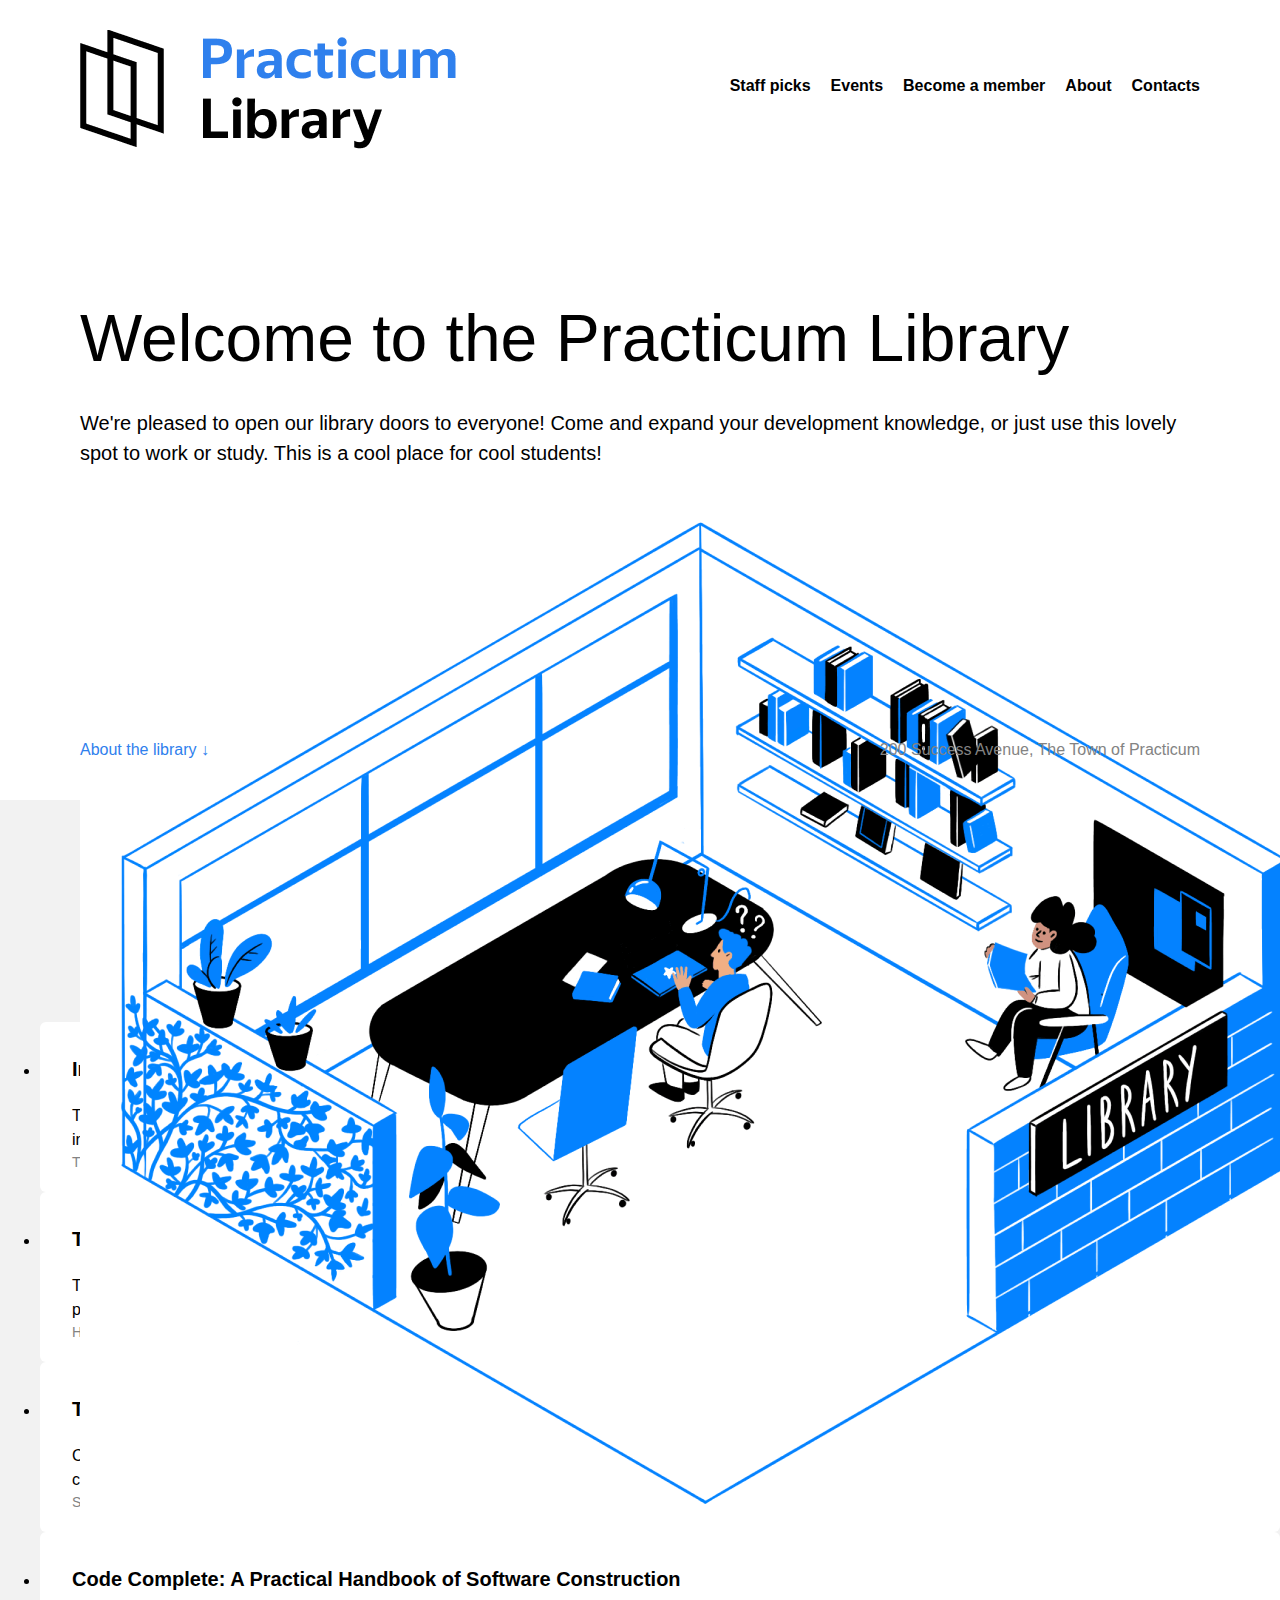
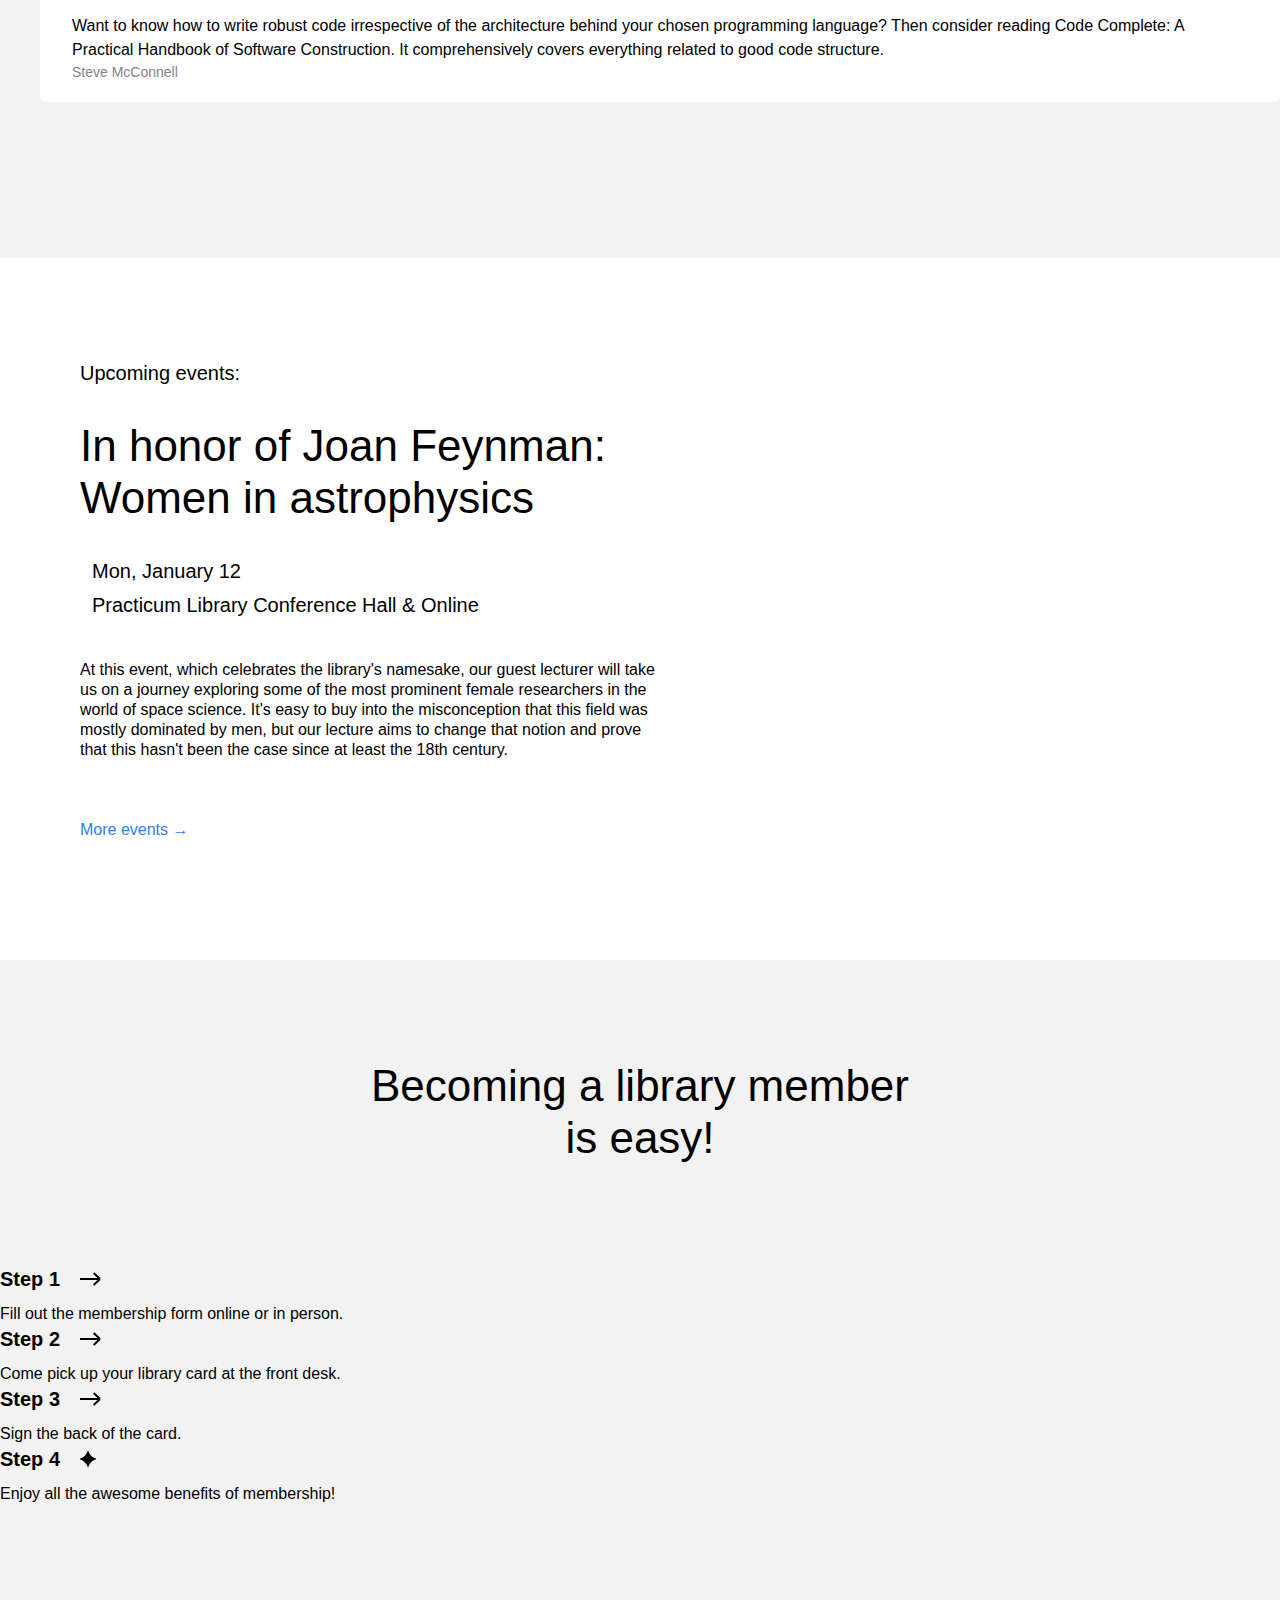
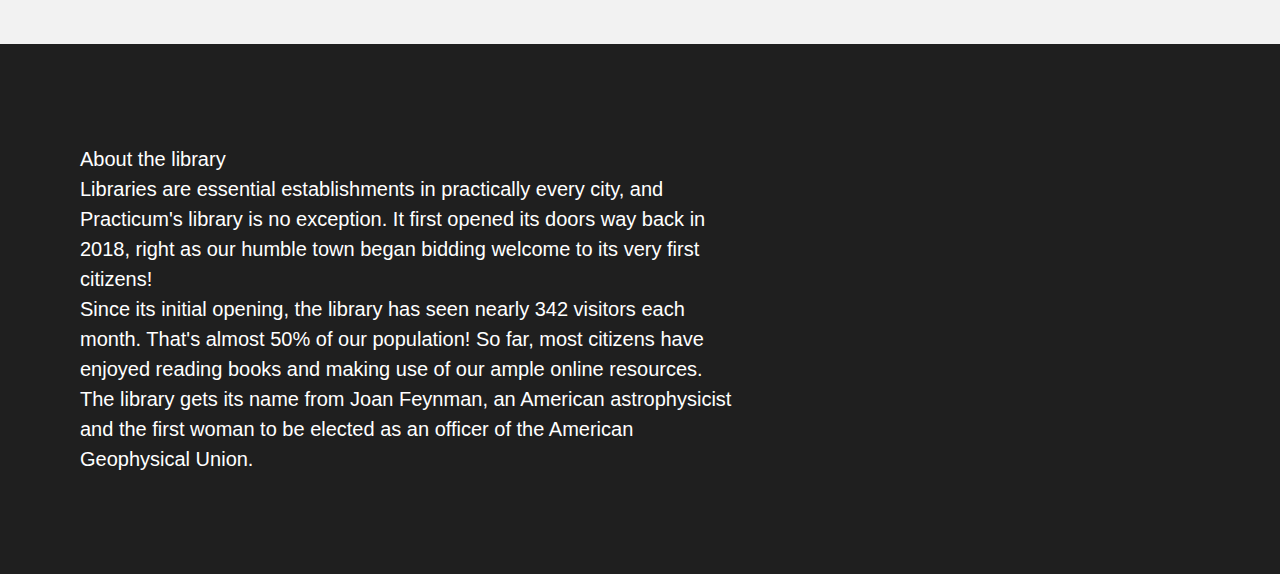
<file: Stage 1/se_project_library/index.html>
<!DOCTYPE html>
<html lang="en">
  <head>
    <meta charset="UTF-8" />
    <meta name="viewport" content="width=device-width, initial-scale=1.0" />
    <title>Practicum Library</title>
    <link rel="stylesheet" href="./styles/normalize.css" />
    <link rel="stylesheet" href="./styles/style.css" />
  </head>

  <body>
    <div class="page">
      <header class="header">
        <nav class="nav">
          <img
            src="./images/logo.png"
            alt="Practicum Library Logo"
            class="logo"
          />
          <!-- Putting navigation links in a list is supposed to be the best practice of writing the semantic code since it allows screen readers to pause between each link instead of reading all the links as a sentence. -->
          <ul class="nav__links">
            <li>
              <a href="#staff_picks" class="nav__link">Staff picks</a>
            </li>
            <li>
              <a href="#events" class="nav__link">Events</a>
            </li>
            <li>
              <a href="#membership" class="nav__link">Become a member</a>
            </li>
            <li>
              <a href="#about" class="nav__link">About</a>
            </li>
            <li>
              <a href="#contacts" class="nav__link">Contacts</a>
            </li>
          </ul>
        </nav>
        <h1 class="header__title">Welcome to the Practicum Library</h1>
        <p class="header__description">
          We're pleased to open our library doors to everyone! Come and expand
          your development knowledge, or just use this lovely spot to work or
          study. This is a cool place for cool students!
        </p>
        <img
          src="./images/inside_the_library.png"
          alt="Illustration 'Inside the library'"
          class="header__image"
        />
        <div class="header__footer">
          <a href="#about" class="header__link">About the library &darr;</a>
          <p class="header__address">
            200 Success Avenue, The Town of Practicum
          </p>
        </div>
      </header>

      <main class="content">
        <section class="staff" id="staff_picks">
          <h2 class="staff__title">Staff picks</h2>
          <p class="staff__subtitle">That our readers love</p>
          <!-- The ul tag (unordered list) is used here as it is a collection of cards for which the order doesn't really matter. -->
          <ul>
            <li class="card">
              <div class="card__content">
                <h3 class="card__title">Introduction to Algorithms</h3>
                <p class="card__text">
                  The name of this book is self-explanatory; it's a proper
                  introduction to algorithms! Introduction to Algorithms, or
                  CLRS, in reference to the authors' last names, goes in-depth
                  and covers a range of algorithms across several self-contained
                  chapters.
                </p>
                <p class="card__footer">
                  Thomas H. Cormen, Charles E. Leiserson, Ronald L. Rivest,
                  Clifford Stein
                </p>
              </div>
            </li>

            <li class="card">
              <div class="card__content">
                <h3 class="card__title">
                  The Structure and Interpretation of Computer Programs (SICP)
                </h3>
                <p class="card__text">
                  This is one of the best books for learning the fundamentals of
                  programming. Featured by MIT in one of their foundational
                  programming courses, SICP is a general-purpose programming
                  book that uses Scheme to illustrate various programming
                  concepts.
                </p>
                <p class="card__footer">
                  Harold Abelson, Gerald Jay Sussman, Julie Sussman
                </p>
              </div>
            </li>

            <li class="card">
              <div class="card__content">
                <h3 class="card__title">
                  The Clean Coder: A Code of Conduct for Professional
                  Programmers
                </h3>
                <p class="card__text">
                  Compiled by seasoned software engineer and author Robert C.
                  Martin (also known as Uncle Bob), this book covers the
                  techniques and tools of true software craftsmanship. It
                  explains how to write clean code and demonstrates how to
                  cultivate the attitude of a skilled, professional programmer.
                </p>
                <p class="card__footer">Steve McConnell</p>
              </div>
            </li>

            <li class="card">
              <div class="card__content">
                <h3 class="card__title">
                  Code Complete: A Practical Handbook of Software Construction
                </h3>
                <p class="card__text">
                  Want to know how to write robust code irrespective of the
                  architecture behind your chosen programming language? Then
                  consider reading Code Complete: A Practical Handbook of
                  Software Construction. It comprehensively covers everything
                  related to good code structure.
                </p>
                <p class="card__footer">Steve McConnell</p>
              </div>
            </li>
          </ul>
        </section>

        <section class="events" id="events">
          <div class="events__content">
            <h2 class="events__heading">Upcoming events:</h2>
            <h3 class="events__title">
              In honor of Joan Feynman: Women in astrophysics
            </h3>
            <div class="event-info events__info-section">
              <div class="event-info__item">
                <div
                  class="event-info__icon event-info__icon_type_calendar"
                ></div>
                <p class="event-info__text">Mon, January 12</p>
              </div>
              <div class="event-info__item">
                <div class="event-info__icon event-info__icon_type_pin"></div>
                <p class="event-info__text">
                  Practicum Library Conference Hall & Online
                </p>
              </div>
            </div>
            <p class="events__description">
              At this event, which celebrates the library's namesake, our guest
              lecturer will take us on a journey exploring some of the most
              prominent female researchers in the world of space science. It's
              easy to buy into the misconception that this field was mostly
              dominated by men, but our lecture aims to change that notion and
              prove that this hasn't been the case since at least the 18th
              century.
            </p>
            <a href="#" class="events__more">More events &rarr;</a>
          </div>
          <!-- Start creating the composition here -->
        </section>

        <section class="membership" id="membership">
          <h2 class="membership__title">Becoming a library member is easy!</h2>
          <ul class="membership__steps">
            <li class="step">
              <h3 class="step__title">
                Step 1
                <img
                  src="./images/icon_step_forward.svg"
                  alt="icon forward"
                  class="step__icon"
                />
              </h3>
              <p class="step__description">
                Fill out the membership form online or in person.
              </p>
            </li>
            <li class="step">
              <h3 class="step__title">
                Step 2
                <img
                  src="./images/icon_step_forward.svg"
                  alt="icon forward"
                  class="step__icon"
                />
              </h3>
              <p class="step__description">
                Come pick up your library card at the front desk.
              </p>
            </li>
            <li class="step">
              <h3 class="step__title">
                Step 3
                <img
                  src="./images/icon_step_forward.svg"
                  alt="icon forward"
                  class="step__icon"
                />
              </h3>
              <p class="step__description">Sign the back of the card.</p>
            </li>
            <li class="step">
              <h3 class="step__title">
                Step 4
                <img
                  src="./images/icon_step_finish.svg"
                  alt="icon finish"
                  class="step__icon"
                />
              </h3>
              <p class="step__description">
                Enjoy all the awesome benefits of membership!
              </p>
            </li>
          </ul>
        </section>
        <section class="about" id="about">
          <h2 class="about__title">About the library</h2>
          <div class="about__content">
            <p class="about__paragraph">
              Libraries are essential establishments in practically every city,
              and Practicum's library is no exception. It first opened its doors
              way back in 2018, right as our humble town began bidding welcome
              to its very first citizens!
            </p>
            <p class="about__paragraph">
              Since its initial opening, the library has seen nearly 342
              visitors each month. That's almost 50% of our population! So far,
              most citizens have enjoyed reading books and making use of our
              ample online resources.
            </p>
            <p class="about__paragraph">
              The library gets its name from Joan Feynman, an American
              astrophysicist and the first woman to be elected as an officer of
              the American Geophysical Union.
            </p>
          </div>
          <!-- <div class="about__circle"></div> -->
        </section>
      </main>
      <footer class="footer" id="contacts">
        <!-- The time to mark up the footer has come, you can do it 💪 -->
      </footer>
    </div>
  </body>
</html>
</file>
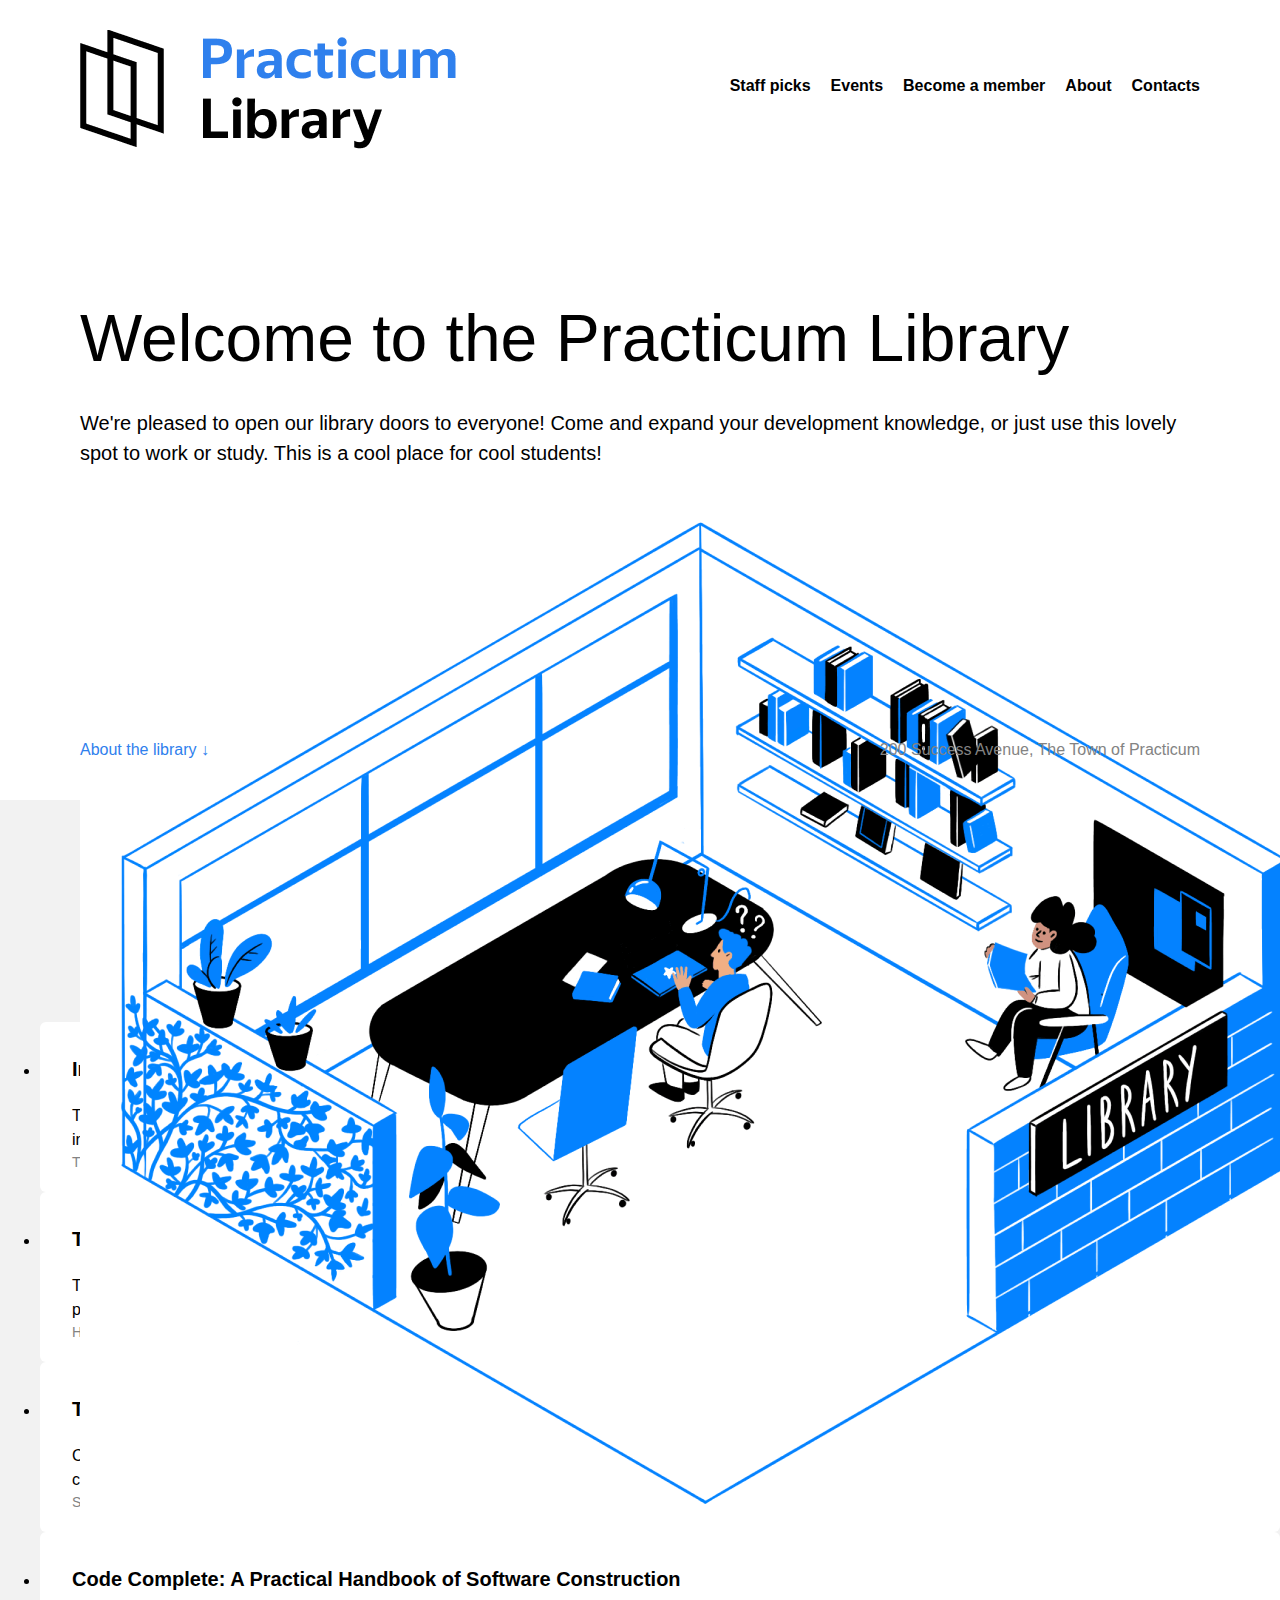
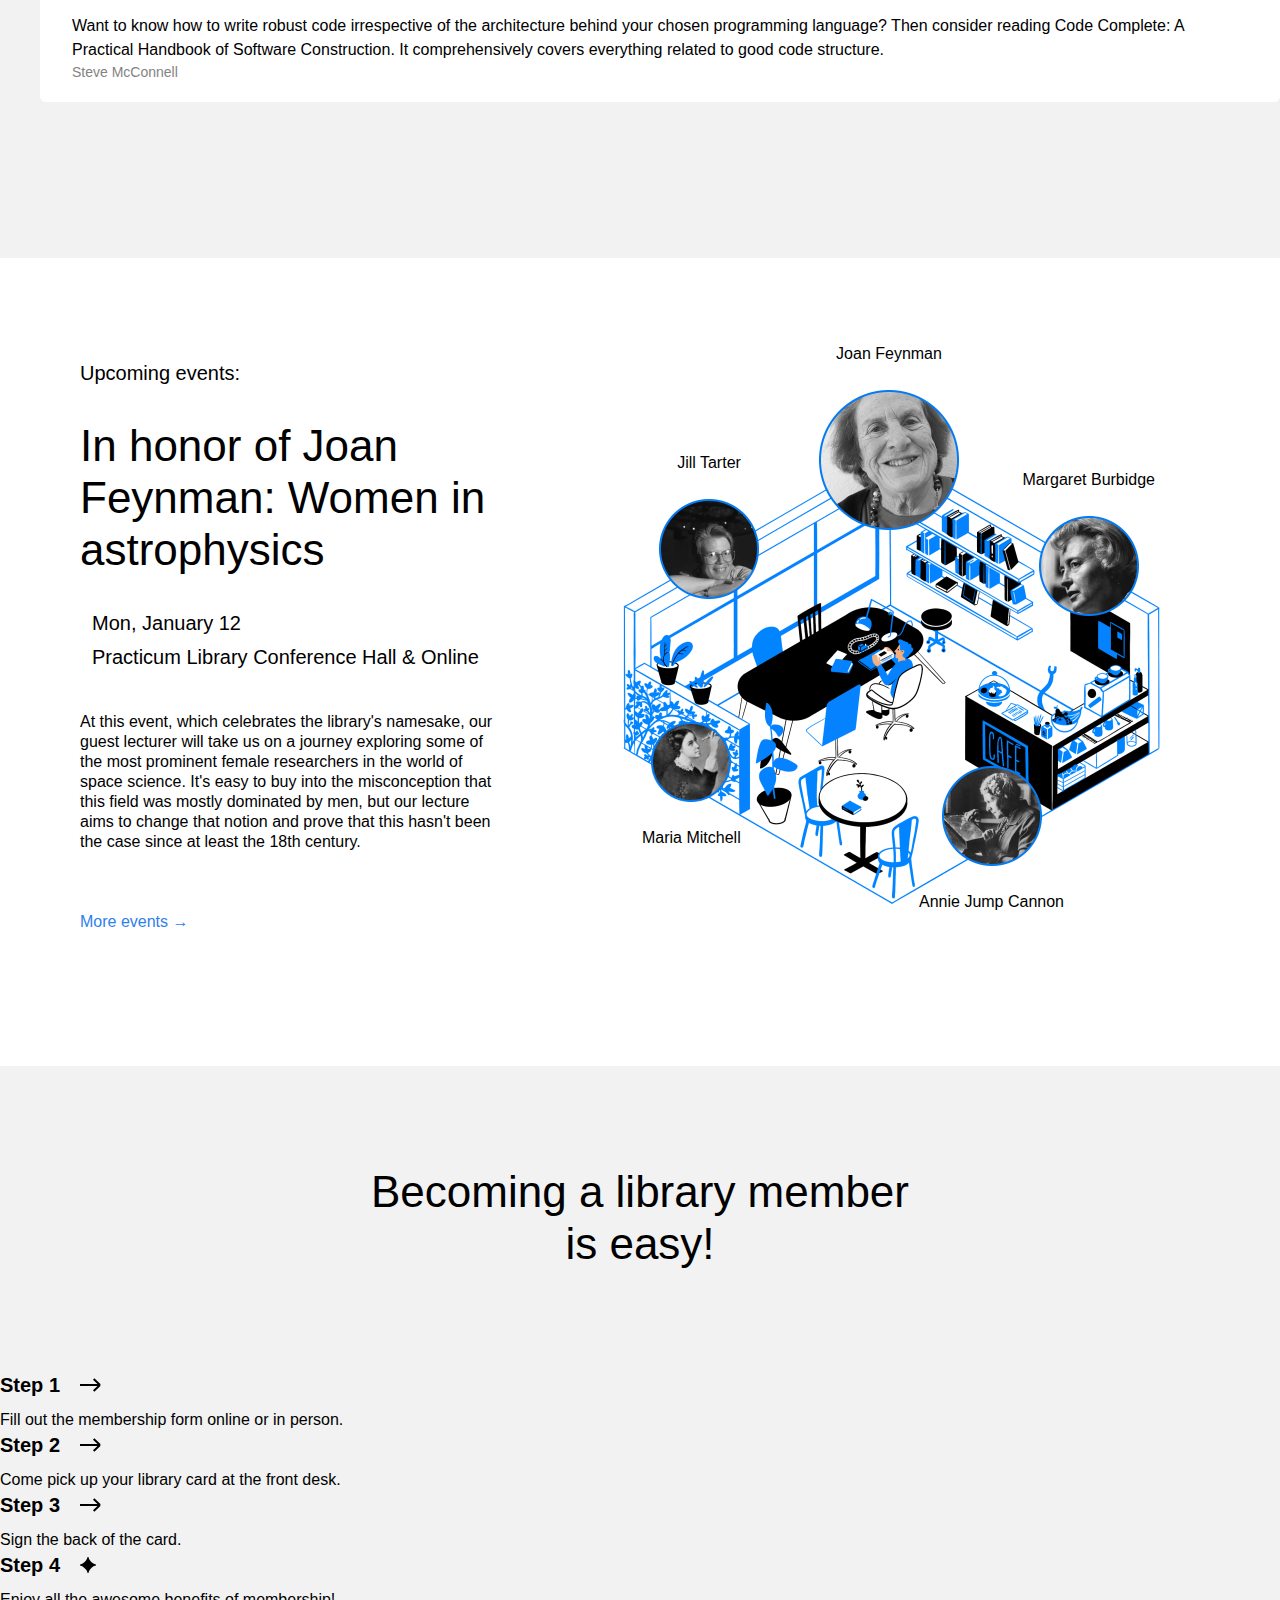
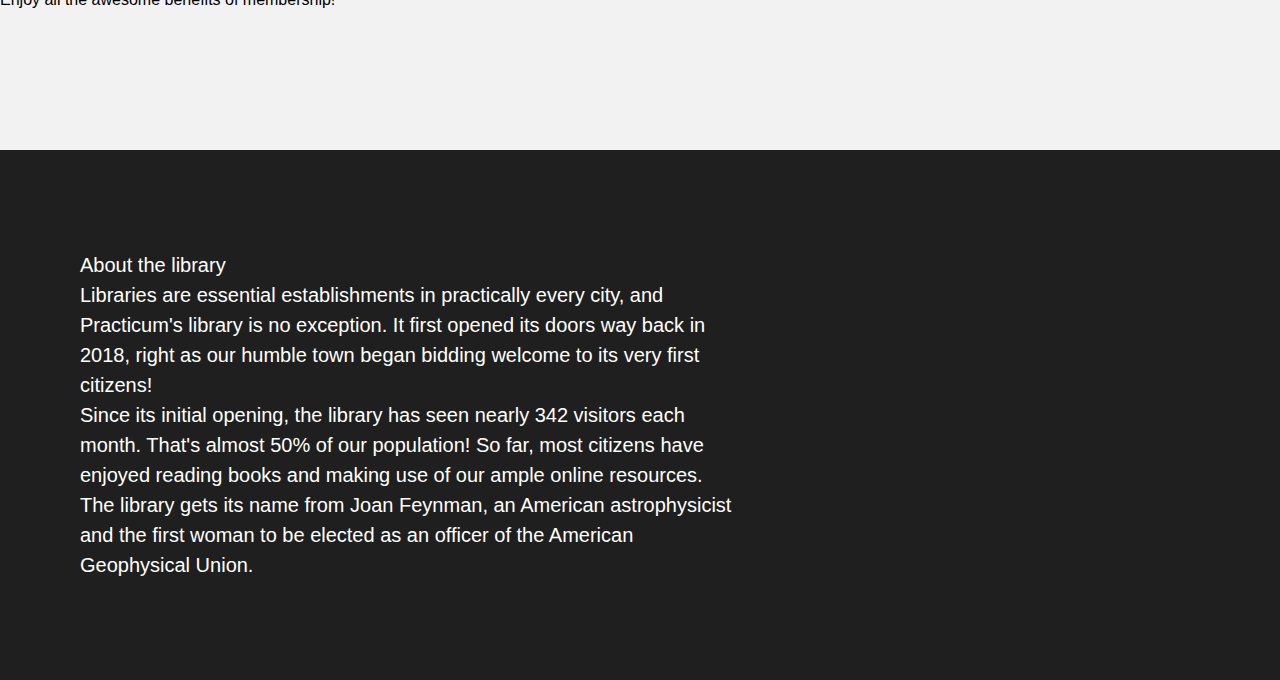
<file: Stage 2/se_project_library/index.html>
<!DOCTYPE html>
<html lang="en">
  <head>
    <meta charset="UTF-8" />
    <meta name="viewport" content="width=device-width, initial-scale=1.0" />
    <title>Practicum Library</title>
    <link rel="stylesheet" href="./styles/normalize.css" />
    <link rel="stylesheet" href="./styles/style.css" />
  </head>

  <body>
    <div class="page">
      <header class="header">
        <nav class="nav">
          <img
            src="./images/logo.png"
            alt="Practicum Library Logo"
            class="logo"
          />
          <!-- Putting navigation links in a list is supposed to be the best practice of writing the semantic code since it allows screen readers to pause between each link instead of reading all the links as a sentence. -->
          <ul class="nav__links">
            <li>
              <a href="#staff_picks" class="nav__link">Staff picks</a>
            </li>
            <li>
              <a href="#events" class="nav__link">Events</a>
            </li>
            <li>
              <a href="#membership" class="nav__link">Become a member</a>
            </li>
            <li>
              <a href="#about" class="nav__link">About</a>
            </li>
            <li>
              <a href="#contacts" class="nav__link">Contacts</a>
            </li>
          </ul>
        </nav>
        <h1 class="header__title">Welcome to the Practicum Library</h1>
        <p class="header__description">
          We're pleased to open our library doors to everyone! Come and expand
          your development knowledge, or just use this lovely spot to work or
          study. This is a cool place for cool students!
        </p>
        <img
          src="./images/inside_the_library.png"
          alt="Illustration 'Inside the library'"
          class="header__image"
        />
        <div class="header__footer">
          <a href="#about" class="header__link">About the library &darr;</a>
          <p class="header__address">
            200 Success Avenue, The Town of Practicum
          </p>
        </div>
      </header>

      <main class="content">
        <section class="staff" id="staff_picks">
          <h2 class="staff__title">Staff picks</h2>
          <p class="staff__subtitle">That our readers love</p>
          <!-- The ul tag (unordered list) is used here as it is a collection of cards for which the order doesn't really matter. -->
          <ul>
            <li class="card">
              <div class="card__content">
                <h3 class="card__title">Introduction to Algorithms</h3>
                <p class="card__text">
                  The name of this book is self-explanatory; it's a proper
                  introduction to algorithms! Introduction to Algorithms, or
                  CLRS, in reference to the authors' last names, goes in-depth
                  and covers a range of algorithms across several self-contained
                  chapters.
                </p>
                <p class="card__footer">
                  Thomas H. Cormen, Charles E. Leiserson, Ronald L. Rivest,
                  Clifford Stein
                </p>
              </div>
            </li>

            <li class="card">
              <div class="card__content">
                <h3 class="card__title">
                  The Structure and Interpretation of Computer Programs (SICP)
                </h3>
                <p class="card__text">
                  This is one of the best books for learning the fundamentals of
                  programming. Featured by MIT in one of their foundational
                  programming courses, SICP is a general-purpose programming
                  book that uses Scheme to illustrate various programming
                  concepts.
                </p>
                <p class="card__footer">
                  Harold Abelson, Gerald Jay Sussman, Julie Sussman
                </p>
              </div>
            </li>

            <li class="card">
              <div class="card__content">
                <h3 class="card__title">
                  The Clean Coder: A Code of Conduct for Professional
                  Programmers
                </h3>
                <p class="card__text">
                  Compiled by seasoned software engineer and author Robert C.
                  Martin (also known as Uncle Bob), this book covers the
                  techniques and tools of true software craftsmanship. It
                  explains how to write clean code and demonstrates how to
                  cultivate the attitude of a skilled, professional programmer.
                </p>
                <p class="card__footer">Steve McConnell</p>
              </div>
            </li>

            <li class="card">
              <div class="card__content">
                <h3 class="card__title">
                  Code Complete: A Practical Handbook of Software Construction
                </h3>
                <p class="card__text">
                  Want to know how to write robust code irrespective of the
                  architecture behind your chosen programming language? Then
                  consider reading Code Complete: A Practical Handbook of
                  Software Construction. It comprehensively covers everything
                  related to good code structure.
                </p>
                <p class="card__footer">Steve McConnell</p>
              </div>
            </li>
          </ul>
        </section>

        <section class="events" id="events">
          <div class="events__content">
            <h2 class="events__heading">Upcoming events:</h2>
            <h3 class="events__title">
              In honor of Joan Feynman: Women in astrophysics
            </h3>
            <div class="event-info events__info-section">
              <div class="event-info__item">
                <div
                  class="event-info__icon event-info__icon_type_calendar"
                ></div>
                <p class="event-info__text">Mon, January 12</p>
              </div>
              <div class="event-info__item">
                <div class="event-info__icon event-info__icon_type_pin"></div>
                <p class="event-info__text">
                  Practicum Library Conference Hall & Online
                </p>
              </div>
            </div>
            <p class="events__description">
              At this event, which celebrates the library's namesake, our guest
              lecturer will take us on a journey exploring some of the most
              prominent female researchers in the world of space science. It's
              easy to buy into the misconception that this field was mostly
              dominated by men, but our lecture aims to change that notion and
              prove that this hasn't been the case since at least the 18th
              century.
            </p>
            <a href="#" class="events__more">More events &rarr;</a>
          </div>
          <div class="events__cover">
            <img
              src="./images/cafe.png"
              class="events__image"
              alt="Illustration of a cafe"
            />

            <div class="person person_name_feynman">
              <p class="person__caption">Joan Feynman</p>
              <img
                src="./images/person_feynman.png"
                class="person__image person__image_size_l"
                alt="Picture of Joan Feynman"
              />
            </div>

            <div class="person person_name_burbidge">
              <p class="person__caption">Margaret Burbidge</p>
              <img
                src="./images/person_burbidge.png"
                class="person__image person__image_size_m"
                alt="Picture of Margaret Burbidge"
              />
            </div>

            <div class="person person_name_cannon">
              <img
                src="./images/person_cannon.png"
                class="person__image person__image_size_m"
                alt="Picture of Annie Jump Cannon"
              />
              <p class="person__caption">Annie Jump Cannon</p>
            </div>
            <div class="person person_name_mitchell">
              <img
                src="./images/person_mitchell.png"
                class="person__image person__image_size_s"
                alt="Picture of Maria Mitchell"
              />
              <p class="person__caption">Maria Mitchell</p>
            </div>
            <div class="person person_name_tarter">
              <p class="person__caption">Jill Tarter</p>
              <img
                src="./images/person_tarter.png"
                class="person__image person__image_size_m"
                alt="Picture of Jill Tarter"
              />
            </div>
          </div>
        </section>

        <section class="membership" id="membership">
          <h2 class="membership__title">Becoming a library member is easy!</h2>
          <ul class="membership__steps">
            <li class="step">
              <h3 class="step__title">
                Step 1
                <img
                  src="./images/icon_step_forward.svg"
                  alt="icon forward"
                  class="step__icon"
                />
              </h3>
              <p class="step__description">
                Fill out the membership form online or in person.
              </p>
            </li>
            <li class="step">
              <h3 class="step__title">
                Step 2
                <img
                  src="./images/icon_step_forward.svg"
                  alt="icon forward"
                  class="step__icon"
                />
              </h3>
              <p class="step__description">
                Come pick up your library card at the front desk.
              </p>
            </li>
            <li class="step">
              <h3 class="step__title">
                Step 3
                <img
                  src="./images/icon_step_forward.svg"
                  alt="icon forward"
                  class="step__icon"
                />
              </h3>
              <p class="step__description">Sign the back of the card.</p>
            </li>
            <li class="step">
              <h3 class="step__title">
                Step 4
                <img
                  src="./images/icon_step_finish.svg"
                  alt="icon finish"
                  class="step__icon"
                />
              </h3>
              <p class="step__description">
                Enjoy all the awesome benefits of membership!
              </p>
            </li>
          </ul>
        </section>
        <section class="about" id="about">
          <h2 class="about__title">About the library</h2>
          <div class="about__content">
            <p class="about__paragraph">
              Libraries are essential establishments in practically every city,
              and Practicum's library is no exception. It first opened its doors
              way back in 2018, right as our humble town began bidding welcome
              to its very first citizens!
            </p>
            <p class="about__paragraph">
              Since its initial opening, the library has seen nearly 342
              visitors each month. That's almost 50% of our population! So far,
              most citizens have enjoyed reading books and making use of our
              ample online resources.
            </p>
            <p class="about__paragraph">
              The library gets its name from Joan Feynman, an American
              astrophysicist and the first woman to be elected as an officer of
              the American Geophysical Union.
            </p>
          </div>
          <!-- <div class="about__circle"></div> -->
        </section>
      </main>
      <footer class="footer" id="contacts">
        <!-- The time to mark up the footer has come, you can do it 💪 -->
      </footer>
    </div>
  </body>
</html>
</file>
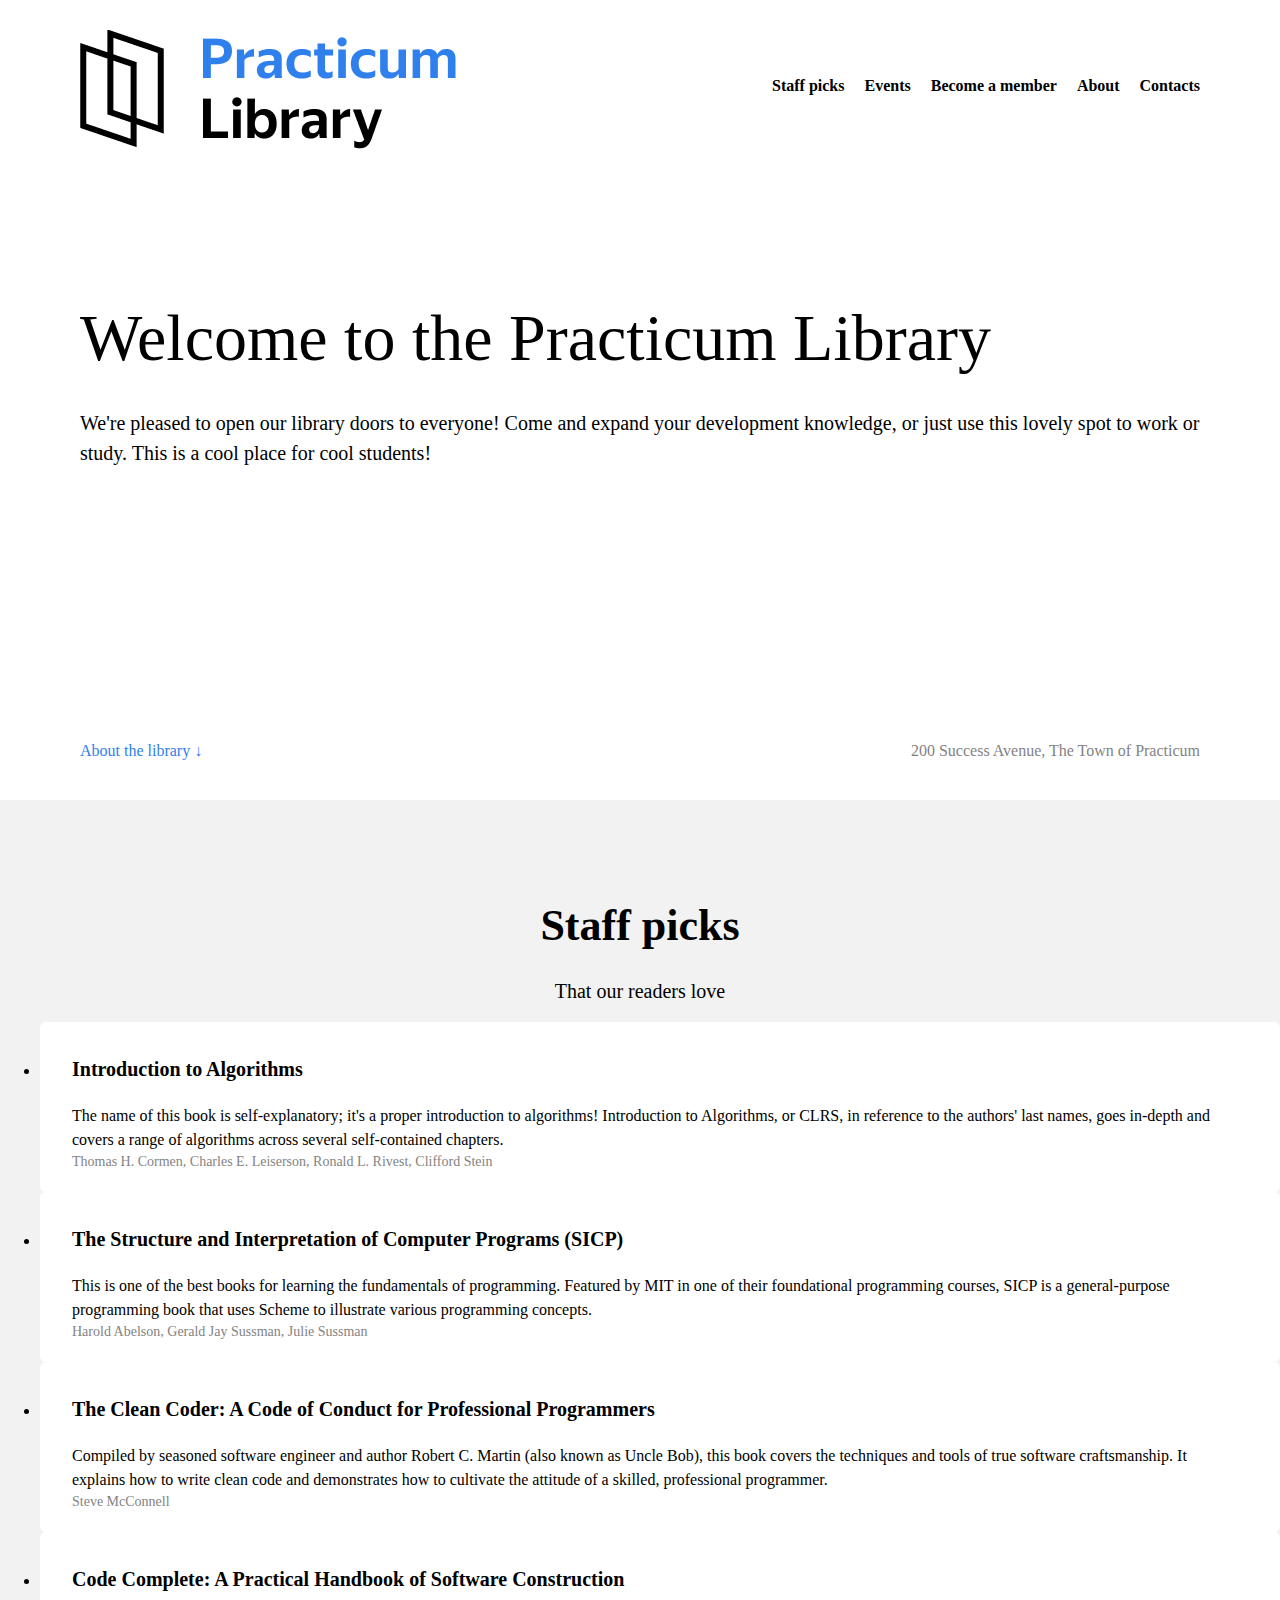
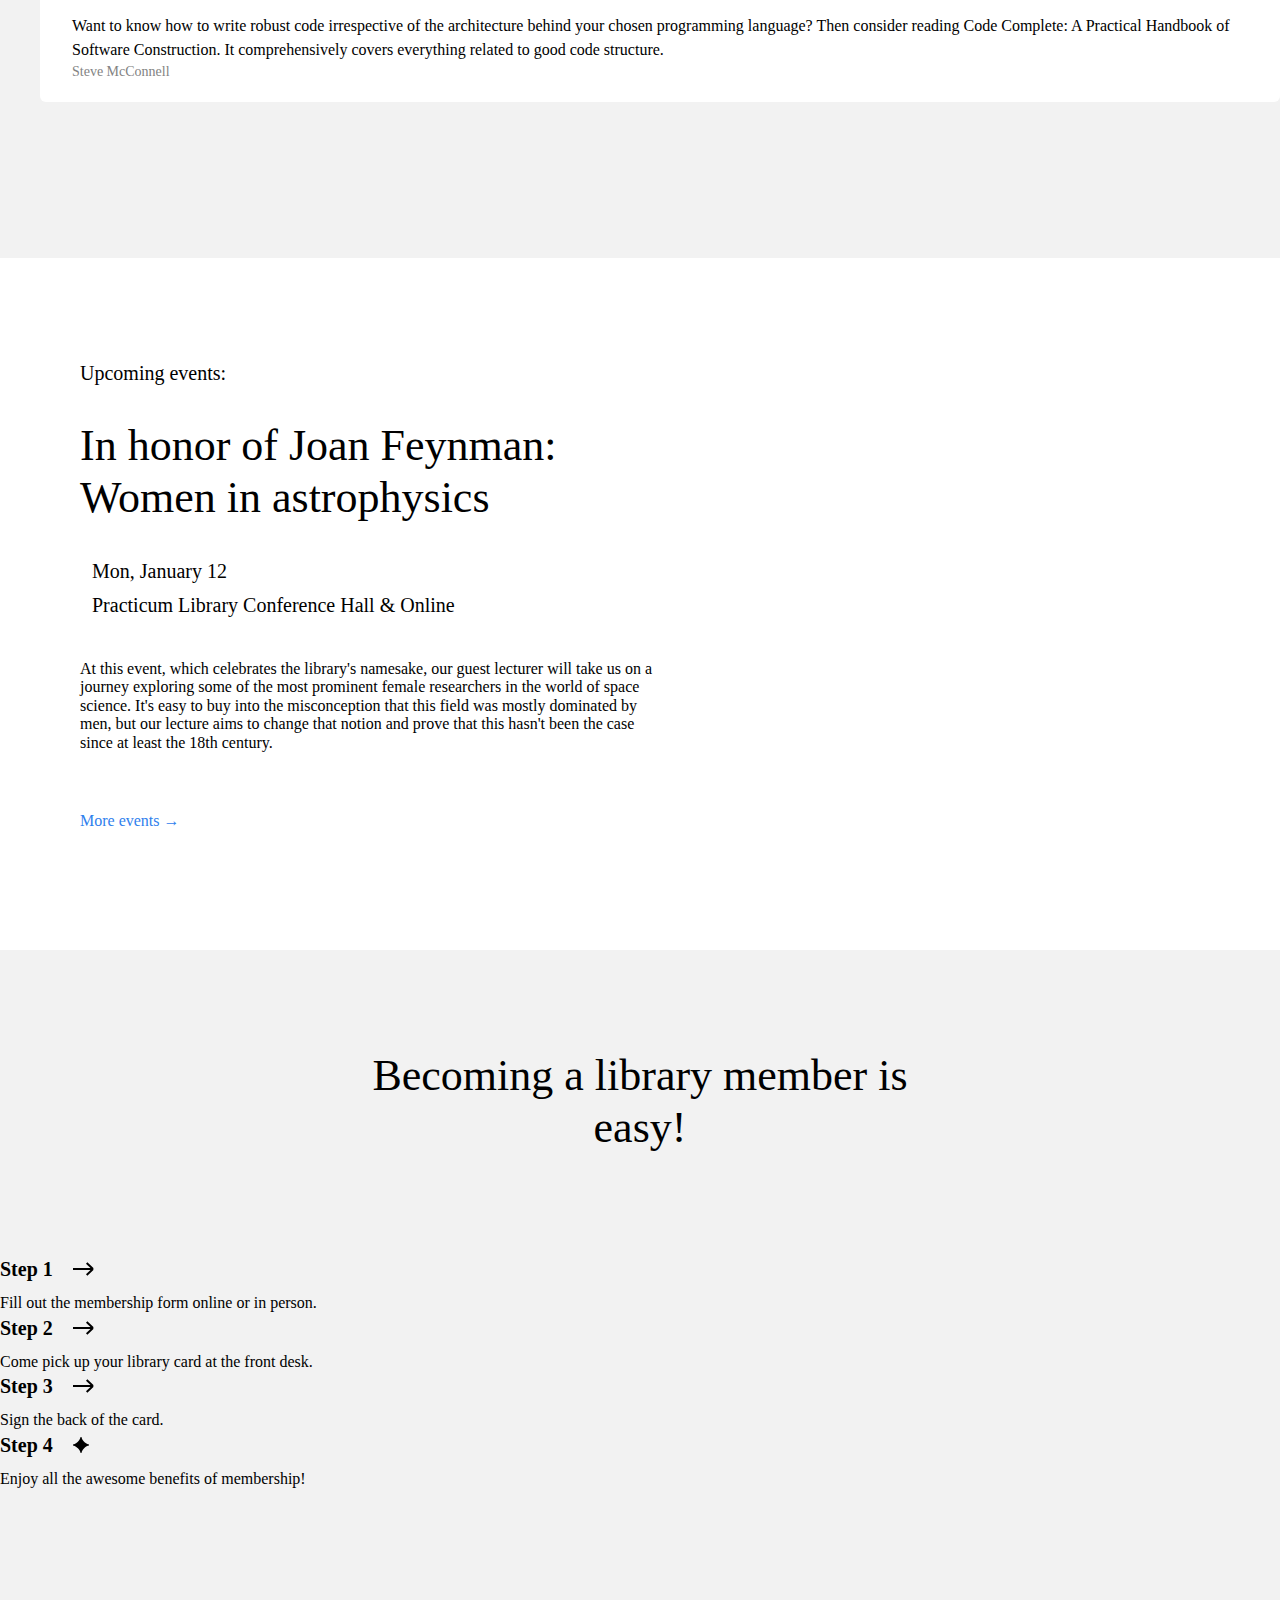
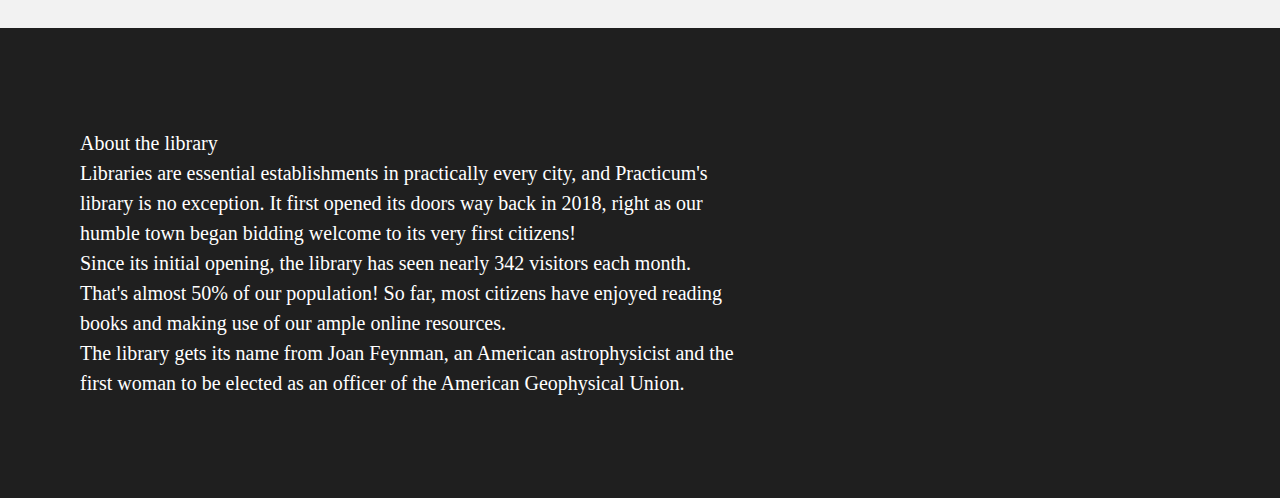
<file: Stage 1/se_project_library/index - original.html>
<!DOCTYPE html>
<html lang="en">
  <head>
    <meta charset="UTF-8" />
    <meta name="viewport" content="width=device-width, initial-scale=1.0" />
    <title>Practicum Library</title>
    <link rel="stylesheet" href="./styles/normalize.css" />
    <link rel="stylesheet" href="./styles/style.css" />
  </head>

  <body>
    <!-- Wrap the entire page content in a new div with the page class. Remember to add the closing tag -->
    <div class="header">
      <div class="nav">
        <img
          src="./images/logo.png"
          alt="Practicum Library Logo"
          class="logo"
        />
        <!-- Putting navigation links in a list is supposed to be the best practice of writing the semantic code since it allows screen readers to pause between each link instead of reading all the links as a sentence. -->
        <ul class="nav__links">
          <li>
            <a class="nav__link">Staff picks</a>
          </li>
          <li>
            <a class="nav__link">Events</a>
          </li>
          <li>
            <a class="nav__link">Become a member</a>
          </li>
          <li>
            <a class="nav__link">About</a>
          </li>
          <li>
            <a class="nav__link">Contacts</a>
          </li>
        </ul>
      </div>
      <h1 class="header__title">Welcome to the Practicum Library</h1>
      <p class="header__description">
        We're pleased to open our library doors to everyone! Come and expand
        your development knowledge, or just use this lovely spot to work or
        study. This is a cool place for cool students!
      </p>
      <!-- <img src="./images/inside_the_library.png" alt="Illustration 'Inside the library'" class="header__image" > -->
      <div class="header__footer">
        <a class="header__link">About the library &darr;</a>
        <p class="header__address">200 Success Avenue, The Town of Practicum</p>
      </div>
    </div>

    <div class="content">
      <div class="staff">
        <h2 class="staff__title">Staff picks</h2>
        <p class="staff__subtitle">That our readers love</p>
        <!-- The ul tag (unordered list) is used here as it is a collection of cards for which the order doesn't really matter. -->
        <ul>
          <li class="card">
            <div class="card__content">
              <h3 class="card__title">Introduction to Algorithms</h3>
              <p class="card__text">
                The name of this book is self-explanatory; it's a proper
                introduction to algorithms! Introduction to Algorithms, or CLRS,
                in reference to the authors' last names, goes in-depth and
                covers a range of algorithms across several self-contained
                chapters.
              </p>
              <p class="card__footer">
                Thomas H. Cormen, Charles E. Leiserson, Ronald L. Rivest,
                Clifford Stein
              </p>
            </div>
          </li>

          <li class="card">
            <div class="card__content">
              <h3 class="card__title">
                The Structure and Interpretation of Computer Programs (SICP)
              </h3>
              <p class="card__text">
                This is one of the best books for learning the fundamentals of
                programming. Featured by MIT in one of their foundational
                programming courses, SICP is a general-purpose programming book
                that uses Scheme to illustrate various programming concepts.
              </p>
              <p class="card__footer">
                Harold Abelson, Gerald Jay Sussman, Julie Sussman
              </p>
            </div>
          </li>

          <li class="card">
            <div class="card__content">
              <h3 class="card__title">
                The Clean Coder: A Code of Conduct for Professional Programmers
              </h3>
              <p class="card__text">
                Compiled by seasoned software engineer and author Robert C.
                Martin (also known as Uncle Bob), this book covers the
                techniques and tools of true software craftsmanship. It explains
                how to write clean code and demonstrates how to cultivate the
                attitude of a skilled, professional programmer.
              </p>
              <p class="card__footer">Steve McConnell</p>
            </div>
          </li>

          <li class="card">
            <div class="card__content">
              <h3 class="card__title">
                Code Complete: A Practical Handbook of Software Construction
              </h3>
              <p class="card__text">
                Want to know how to write robust code irrespective of the
                architecture behind your chosen programming language? Then
                consider reading Code Complete: A Practical Handbook of Software
                Construction. It comprehensively covers everything related to
                good code structure.
              </p>
              <p class="card__footer">Steve McConnell</p>
            </div>
          </li>
        </ul>
      </div>

      <div class="events">
        <div class="events__content">
          <h2 class="events__heading">Upcoming events:</h2>
          <h3 class="events__title">
            In honor of Joan Feynman: Women in astrophysics
          </h3>
          <div class="event-info events__info-section">
            <div class="event-info__item">
              <div
                class="event-info__icon event-info__icon_type_calendar"
              ></div>
              <p class="event-info__text">Mon, January 12</p>
            </div>
            <div class="event-info__item">
              <div class="event-info__icon event-info__icon_type_pin"></div>
              <p class="event-info__text">
                Practicum Library Conference Hall & Online
              </p>
            </div>
          </div>
          <p class="events__description">
            At this event, which celebrates the library's namesake, our guest
            lecturer will take us on a journey exploring some of the most
            prominent female researchers in the world of space science. It's
            easy to buy into the misconception that this field was mostly
            dominated by men, but our lecture aims to change that notion and
            prove that this hasn't been the case since at least the 18th
            century.
          </p>
          <a href="#" class="events__more">More events &rarr;</a>
        </div>
        <!-- Start creating the composition here -->
      </div>

      <div class="membership">
        <h2 class="membership__title">Becoming a library member is easy!</h2>
        <ul class="membership__steps">
          <li class="step">
            <h3 class="step__title">
              Step 1
              <img
                src="./images/icon_step_forward.svg"
                alt="icon forward"
                class="step__icon"
              />
            </h3>
            <p class="step__description">
              Fill out the membership form online or in person.
            </p>
          </li>
          <li class="step">
            <h3 class="step__title">
              Step 2
              <img
                src="./images/icon_step_forward.svg"
                alt="icon forward"
                class="step__icon"
              />
            </h3>
            <p class="step__description">
              Come pick up your library card at the front desk.
            </p>
          </li>
          <li class="step">
            <h3 class="step__title">
              Step 3
              <img
                src="./images/icon_step_forward.svg"
                alt="icon forward"
                class="step__icon"
              />
            </h3>
            <p class="step__description">Sign the back of the card.</p>
          </li>
          <li class="step">
            <h3 class="step__title">
              Step 4
              <img
                src="./images/icon_step_finish.svg"
                alt="icon finish"
                class="step__icon"
              />
            </h3>
            <p class="step__description">
              Enjoy all the awesome benefits of membership!
            </p>
          </li>
        </ul>
      </div>
      <div class="about">
        <h2 class="about__title">About the library</h2>
        <div class="about__content">
          <p class="about__paragraph">
            Libraries are essential establishments in practically every city,
            and Practicum's library is no exception. It first opened its doors
            way back in 2018, right as our humble town began bidding welcome to
            its very first citizens!
          </p>
          <p class="about__paragraph">
            Since its initial opening, the library has seen nearly 342 visitors
            each month. That's almost 50% of our population! So far, most
            citizens have enjoyed reading books and making use of our ample
            online resources.
          </p>
          <p class="about__paragraph">
            The library gets its name from Joan Feynman, an American
            astrophysicist and the first woman to be elected as an officer of
            the American Geophysical Union.
          </p>
        </div>
        <!-- <div class="about__circle"></div> -->
      </div>
    </div>
    <div class="footer">
      <!-- The time to mark up the footer has come, you can do it 💪 -->
    </div>
  </body>
</html>
</file>
<file: Stage 1/se_project_library/styles/style.css>
.page {
  max-width: 1600px;
  min-width: 1100px;
  margin: 0 auto;
  font-family: Arial, Helvetica, sans-serif;
  font-size: 16px;
  line-height: 20px;
}

.header {
  height: 100vh;
  min-height: 720px;
  max-height: 800px;
  padding-top: 30px;
  padding-left: 80px;
  padding-right: 80px;
  position: relative;
  box-sizing: border-box;
}

.nav {
  display: flex;
  justify-content: space-between;
  align-items: center;
}

.logo {
}

.nav__links {
  list-style: none;
  padding-left: 0;
  margin-top: 8px;
  display: flex;
  align-items: center;
  column-gap: 20px;
}

.nav__link {
  color: #000000;
  text-decoration: none;
  font-weight: bold;
}

/* Add the hover state styles for .nav__link here */

.header__title {
  font-size: 66px;
  line-height: 76px;
  font-weight: 500;
  margin: 150px 0 0;
}

.header__description {
  font-size: 20px;
  line-height: 30px;
  margin: 32px 0 0;
}

.header__image {
  /* Write styles here */
  z-index: 1;
}

.header__footer {
  position: absolute;
  left: 0;
  bottom: 40px;
  width: 100%;
  display: flex;
  align-items: center;
  padding: 40px 80px 0;
  justify-content: space-between;
  box-sizing: border-box;
}

.header__link {
  color: #2f80ed;
  text-decoration: none;
}

/* Add the hover state styles for .header__link here */

.header__address {
  margin: 0;
  color: #838383;
}

.staff {
  padding-top: 100px;
  padding-bottom: 140px;
  background-color: #f2f2f2;
}

.staff__title {
  text-align: center;
  font-size: 44px;
  line-height: 52px;
  margin: 0 0 24px;
}

.staff__subtitle {
  text-align: center;
  font-size: 20px;
  line-height: 30px;
  font-weight: 400;
  margin: 24px 0 0;
}

/* Add the CSS rule for your new class here. Make sure to place it before .card: parents should precede their children */

.card {
  background-color: #fff;
  border-radius: 6px;
  padding: 32px 40px 20px 32px;
  box-sizing: border-box;
}

.card__content {
  width: 100%;
  height: 100%;
  display: flex;
  flex-direction: column;
}

.card__title {
  font-size: 20px;
  line-height: 30px;
  font-weight: 700;
  margin: 0;
}

.card__text {
  margin: 20px 0 0;
  font-size: 16px;
  line-height: 24px;
}

.card__footer {
  margin: 0;
  font-size: 14px;
  line-height: 20px;
  color: #838383;
  /* Auto margins applied on a flex item automatically extend specified margin to occupy the extra space in the flex container */
  /* In our case, this pushes the element down to the bottom */
  margin-top: auto;
}

.events {
  padding: 100px 0 120px 80px;
  display: flex;
  align-items: start;
  justify-content: space-between;
  box-sizing: border-box;
}

.events__content {
  flex-basis: 580px;
}

.events__heading {
  font-size: 20px;
  font-weight: 500;
  line-height: 30px;
  margin: 0;
}

.events__title {
  font-size: 44px;
  font-weight: 500;
  line-height: 52px;
  margin: 32px 0;
}

.events__info-section {
  margin-top: 32px;
}

.event-info__item {
  display: flex;
  align-items: center;
  margin-bottom: 4px;
  font-weight: 500;
}

.event-info__icon {
  background-repeat: no-repeat;
  background-position: center;
  margin-right: 12px;
}

.event-info__icon_type_calendar {
  background-image: url(../images/icon_calendar.svg);
}

.event-info__icon_type_pin {
  background-image: url(../images/icon_pin.svg);
}

.event-info__text {
  font-size: 20px;
  font-weight: 500;
  line-height: 30px;
  margin: 0;
}

.events__description {
  margin: 40px 0 60px;
}

.events__more {
  margin-top: 60px;
  color: #2f80ed;
  text-decoration: none;
}

/* Add the hover state styles for .events__more here */

.events__cover {
  /* flex-grow: 1;
  flex-shrink: 0;
  flex-basis: 780px;
  max-width: 780px;
  position: relative; */
}

.events__image {
  /* max-width: 100%; */
}

.person {
  /* position: absolute;
  display: flex;
  align-items: center;
  flex-direction: column;
  gap: 10px; */
}

.person_name_feynman {
  /* Use correct values of top/right/bottom/left properties to position the element */
}

.person_name_burbidge {
  /* Use correct values of top/right/bottom/left properties to position the element */
}

.person_name_cannon {
  /* Use correct values of top/right/bottom/left properties to position the element */
}

.person_name_mitchell {
  /* Use correct values of top/right/bottom/left properties to position the element */
}

.person_name_tarter {
  /* Use correct values of top/right/bottom/left properties to position the element */
}

.person__image {
  /* max-width: 100%; */
}

.person__image_size_l {
  /* width: 140px; */
}

.person__image_size_m {
  /* width: 100px; */
}

.person__image_size_s {
  /* width: 80px; */
}

.person__caption {
  /* text-align: center;
  font-size: 14px;
  margin: 0; */
}

.membership {
  padding-top: 100px;
  padding-bottom: 140px;
  background-color: #f2f2f2;
}

.membership__title {
  max-width: 574px;
  margin: 0 auto;
  text-align: center;
  font-size: 44px;
  font-weight: 500;
  line-height: 52px;
}

.membership__steps {
  list-style-type: none;
  padding: 0;
  margin: 100px 0 0;
  /* Add styles */
}

.step {
  /* Add styles */
}

.step__title {
  margin: 0;
  font-size: 20px;
  line-height: 30px;
  font-weight: 700;
  display: flex;
  align-items: center;
}

.step__icon {
  margin-left: 20px;
}

.step__description {
  margin: 10px 0 0;
}

.about {
  padding: 100px 80px;
  background-color: #1f1f1f;
  color: #fff;
  overflow: hidden;
  position: relative;
  box-sizing: border-box;
}

.about__title {
  margin: 0;
  font-size: 20px;
  line-height: 30px;
  font-weight: 500;
  z-index: 1;
}

.about__content {
  font-size: 20px;
  line-height: 30px;
  font-weight: 400;
  max-width: 660px;
}

.about__paragraph {
  margin: 0;
}

.about__circle {
  background-color: #2f80ed;
  width: 495px;
  height: 495px;
  border-radius: 50%;
}

.footer {
  box-sizing: border-box;
}

.footer__columns {
}

.footer__column_content_hours {
}

.footer__column_content_social {
}

.footer__logo {
}

.footer__list {
  /* The code below removes the default browser styles for lists */
  list-style-type: none;
  padding: 0;
  margin: 0;
}

.footer__list-item {
}

.footer__column-heading {
}

.footer__column-link {
  color: white;
  font-size: 16px;
  line-height: 20px;
  text-decoration: none;
}

.footer__social-icon {
}

.footer__copyright {
}
</file>
<file: Stage 2/se_project_library/styles/style.css>
.page {
  max-width: 1600px;
  min-width: 1100px;
  margin: 0 auto;
  font-family: Arial, Helvetica, sans-serif;
  font-size: 16px;
  line-height: 20px;
}

.header {
  height: 100vh;
  min-height: 720px;
  max-height: 800px;
  padding-top: 30px;
  padding-left: 80px;
  padding-right: 80px;
  position: relative;
  box-sizing: border-box;
}

.nav {
  display: flex;
  justify-content: space-between;
  align-items: center;
}

.logo {
}

.nav__links {
  list-style: none;
  padding-left: 0;
  margin-top: 8px;
  display: flex;
  align-items: center;
  column-gap: 20px;
}

.nav__link {
  color: #000000;
  text-decoration: none;
  font-weight: bold;
}

/* Add the hover state styles for .nav__link here */

.header__title {
  font-size: 66px;
  line-height: 76px;
  font-weight: 500;
  margin: 150px 0 0;
}

.header__description {
  font-size: 20px;
  line-height: 30px;
  margin: 32px 0 0;
}

.header__image {
  /* Write styles here */
  z-index: 1;
}

.header__footer {
  position: absolute;
  left: 0;
  bottom: 40px;
  width: 100%;
  display: flex;
  align-items: center;
  padding: 40px 80px 0;
  justify-content: space-between;
  box-sizing: border-box;
}

.header__link {
  color: #2f80ed;
  text-decoration: none;
}

/* Add the hover state styles for .header__link here */

.header__address {
  margin: 0;
  color: #838383;
}

.staff {
  padding-top: 100px;
  padding-bottom: 140px;
  background-color: #f2f2f2;
}

.staff__title {
  text-align: center;
  font-size: 44px;
  line-height: 52px;
  margin: 0 0 24px;
}

.staff__subtitle {
  text-align: center;
  font-size: 20px;
  line-height: 30px;
  font-weight: 400;
  margin: 24px 0 0;
}

/* Add the CSS rule for your new class here. Make sure to place it before .card: parents should precede their children */

.card {
  background-color: #fff;
  border-radius: 6px;
  padding: 32px 40px 20px 32px;
  box-sizing: border-box;
}

.card__content {
  width: 100%;
  height: 100%;
  display: flex;
  flex-direction: column;
}

.card__title {
  font-size: 20px;
  line-height: 30px;
  font-weight: 700;
  margin: 0;
}

.card__text {
  margin: 20px 0 0;
  font-size: 16px;
  line-height: 24px;
}

.card__footer {
  margin: 0;
  font-size: 14px;
  line-height: 20px;
  color: #838383;
  /* Auto margins applied on a flex item automatically extend specified margin to occupy the extra space in the flex container */
  /* In our case, this pushes the element down to the bottom */
  margin-top: auto;
}

.events {
  padding: 100px 0 120px 80px;
  display: flex;
  align-items: start;
  justify-content: space-between;
  box-sizing: border-box;
}

.events__content {
  flex-basis: 580px;
}

.events__heading {
  font-size: 20px;
  font-weight: 500;
  line-height: 30px;
  margin: 0;
}

.events__title {
  font-size: 44px;
  font-weight: 500;
  line-height: 52px;
  margin: 32px 0;
}

.events__info-section {
  margin-top: 32px;
}

.event-info__item {
  display: flex;
  align-items: center;
  margin-bottom: 4px;
  font-weight: 500;
}

.event-info__icon {
  background-repeat: no-repeat;
  background-position: center;
  margin-right: 12px;
}

.event-info__icon_type_calendar {
  background-image: url(../images/icon_calendar.svg);
}

.event-info__icon_type_pin {
  background-image: url(../images/icon_pin.svg);
}

.event-info__text {
  font-size: 20px;
  font-weight: 500;
  line-height: 30px;
  margin: 0;
}

.events__description {
  margin: 40px 0 60px;
}

.events__more {
  margin-top: 60px;
  color: #2f80ed;
  text-decoration: none;
}

/* Add the hover state styles for .events__more here */

.events__cover {
  flex-grow: 1;
  flex-shrink: 0;
  flex-basis: 780px;
  max-width: 780px;
  position: relative;
}

.events__image {
  max-width: 100%;
}

.person {
  position: absolute;
  display: flex;
  align-items: center;
  flex-direction: column;
  gap: 10px;
}

.person_name_feynman {
  top: -30px;
  left: 319px;
}

.person_name_burbidge {
  top: 96px;
  right: 125px;
}

.person_name_cannon {
  bottom: 18px;
  right: 216px;
}

.person_name_mitchell {
  bottom: 82px;
  left: 142px;
}

.person_name_tarter {
  top: 79px;
  left: 159px;
}

.person__image {
  max-width: 100%;
}

.person__image_size_l {
  width: 140px;
}

.person__image_size_m {
  width: 100px;
}

.person__image_size_s {
  width: 80px;
}

.person__caption {
  /* text-align: center;
  font-size: 14px;
  margin: 0; */
}

.membership {
  padding-top: 100px;
  padding-bottom: 140px;
  background-color: #f2f2f2;
}

.membership__title {
  max-width: 574px;
  margin: 0 auto;
  text-align: center;
  font-size: 44px;
  font-weight: 500;
  line-height: 52px;
}

.membership__steps {
  list-style-type: none;
  padding: 0;
  margin: 100px 0 0;
  /* Add styles */
}

.step {
  /* Add styles */
}

.step__title {
  margin: 0;
  font-size: 20px;
  line-height: 30px;
  font-weight: 700;
  display: flex;
  align-items: center;
}

.step__icon {
  margin-left: 20px;
}

.step__description {
  margin: 10px 0 0;
}

.about {
  padding: 100px 80px;
  background-color: #1f1f1f;
  color: #fff;
  overflow: hidden;
  position: relative;
  box-sizing: border-box;
}

.about__title {
  margin: 0;
  font-size: 20px;
  line-height: 30px;
  font-weight: 500;
  z-index: 1;
}

.about__content {
  font-size: 20px;
  line-height: 30px;
  font-weight: 400;
  max-width: 660px;
}

.about__paragraph {
  margin: 0;
}

.about__circle {
  background-color: #2f80ed;
  width: 495px;
  height: 495px;
  border-radius: 50%;
}

.footer {
  box-sizing: border-box;
}

.footer__columns {
}

.footer__column_content_hours {
}

.footer__column_content_social {
}

.footer__logo {
}

.footer__list {
  /* The code below removes the default browser styles for lists */
  list-style-type: none;
  padding: 0;
  margin: 0;
}

.footer__list-item {
}

.footer__column-heading {
}

.footer__column-link {
  color: white;
  font-size: 16px;
  line-height: 20px;
  text-decoration: none;
}

.footer__social-icon {
}

.footer__copyright {
}
</file>
